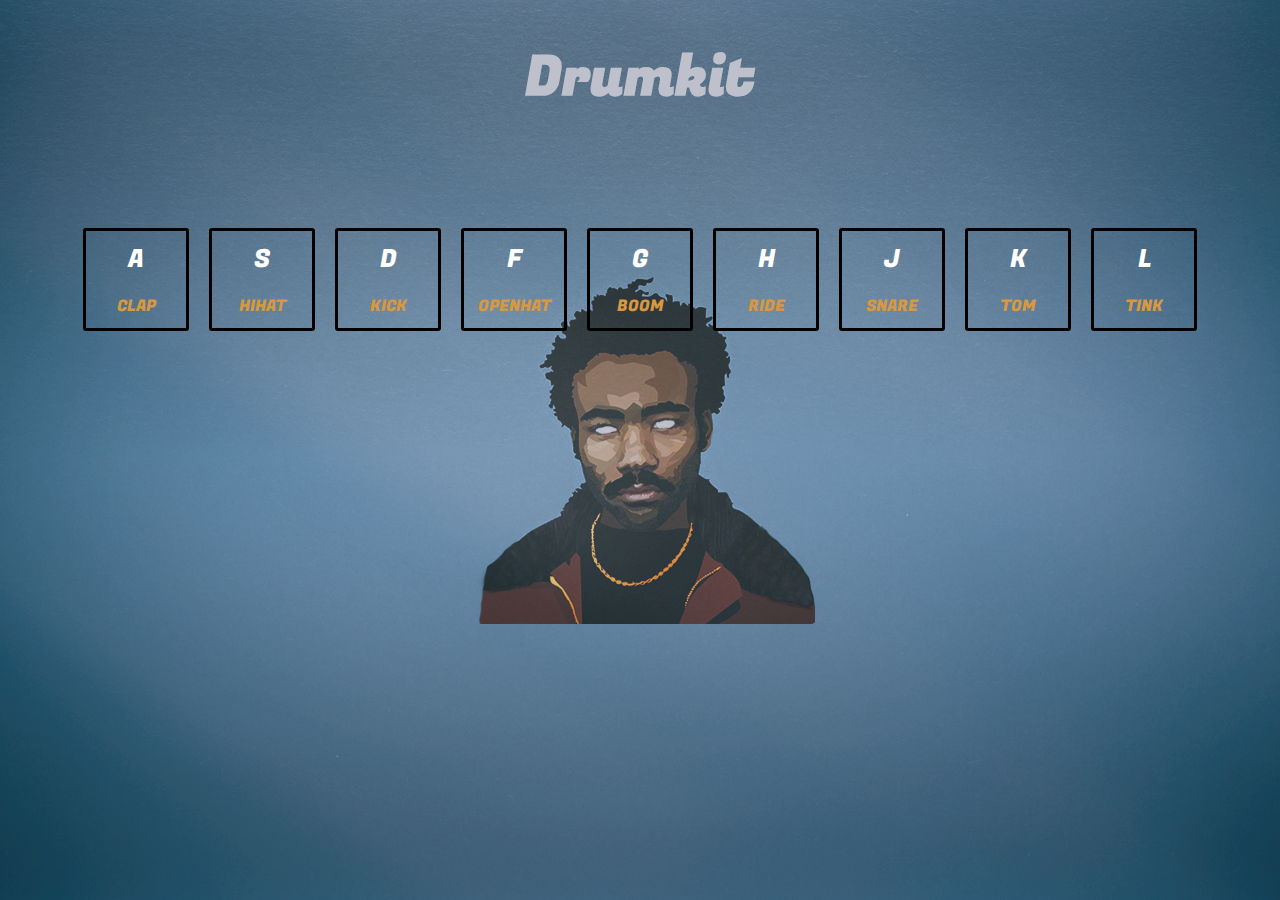
<file: adam/01/index.html>
<!DOCTYPE html>
<html lang="en">
    <head>
        <meta charset="utf-8">
        <meta name="viewport" content="width=device-width, initial-scale=1, maximum-scale=1, user-scalable=no">
        <link href="https://fonts.googleapis.com/css?family=Fugaz+One" rel="stylesheet">
        <link rel="stylesheet" type="text/css" href="style.css">
        <title>Adam Faraj | Drumkit</title>
    </head>
    <body>
        <!-- Title -->
        <h1 class="title">Drumkit</h1>
        <!-- Buttons -->
        <div class="buttons">
            <div class="button clap">
                <p class="button__key">A</p>
                <p class="button__sound">CLAP</p>
            </div>
            <div class="button hihat">
                <p class="button__key">S</p>
                <p class="button__sound">HIHAT</p>
            </div>
            <div class="button kick">
                <p class="button__key">D</p>
                <p class="button__sound">KICK</p>
            </div>
            <div class="button openhat">
                <p class="button__key">F</p>
                <p class="button__sound">OPENHAT</p>
            </div>
            <div class="button boom">
                <p class="button__key">G</p>
                <p class="button__sound">BOOM</p>
            </div>
            <div class="button ride">
                <p class="button__key">H</p>
                <p class="button__sound">RIDE</p>
            </div>
            <div class="button snare">
                <p class="button__key">J</p>
                <p class="button__sound">SNARE</p>
            </div>
            <div class="button tom">
                <p class="button__key">K</p>
                <p class="button__sound">TOM</p>
            </div>
            <div class="button tink">
                <p class="button__key">L</p>
                <p class="button__sound">TINK</p>
            </div>
        </div>
        <script src="main.js"></script>
    </body>
</html>
</file>
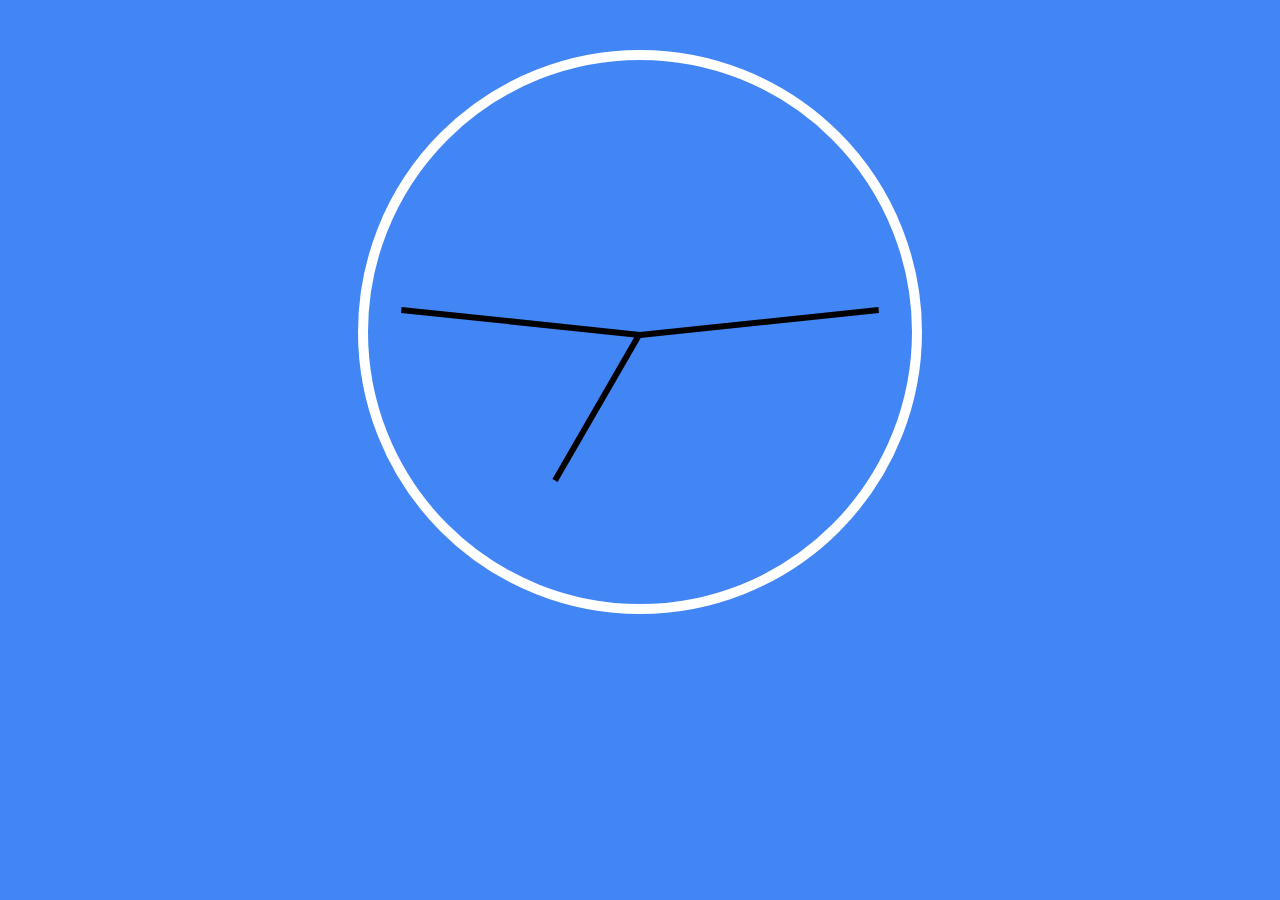
<file: adam/02/index.html>
<!DOCTYPE html>
    <head>
        <meta charset="utf-8">
        <meta http-equiv="X-UA-Compatible" content="IE=edge">
        <title>JS Clock</title>
        <meta name="description" content="">
        <meta name="viewport" content="width=device-width, initial-scale=1">
        <link rel="stylesheet" href="style.css">
    </head>
    <body>
        <div class="app">
            <div class="clock">
                <div class="hand hour-hand"></div>
                <div class="hand min-hand"></div>
                <div class="hand sec-hand"></div>
            </div>
        </div>
        <script src="main.js"></script>
    </body>
</html>
</file>
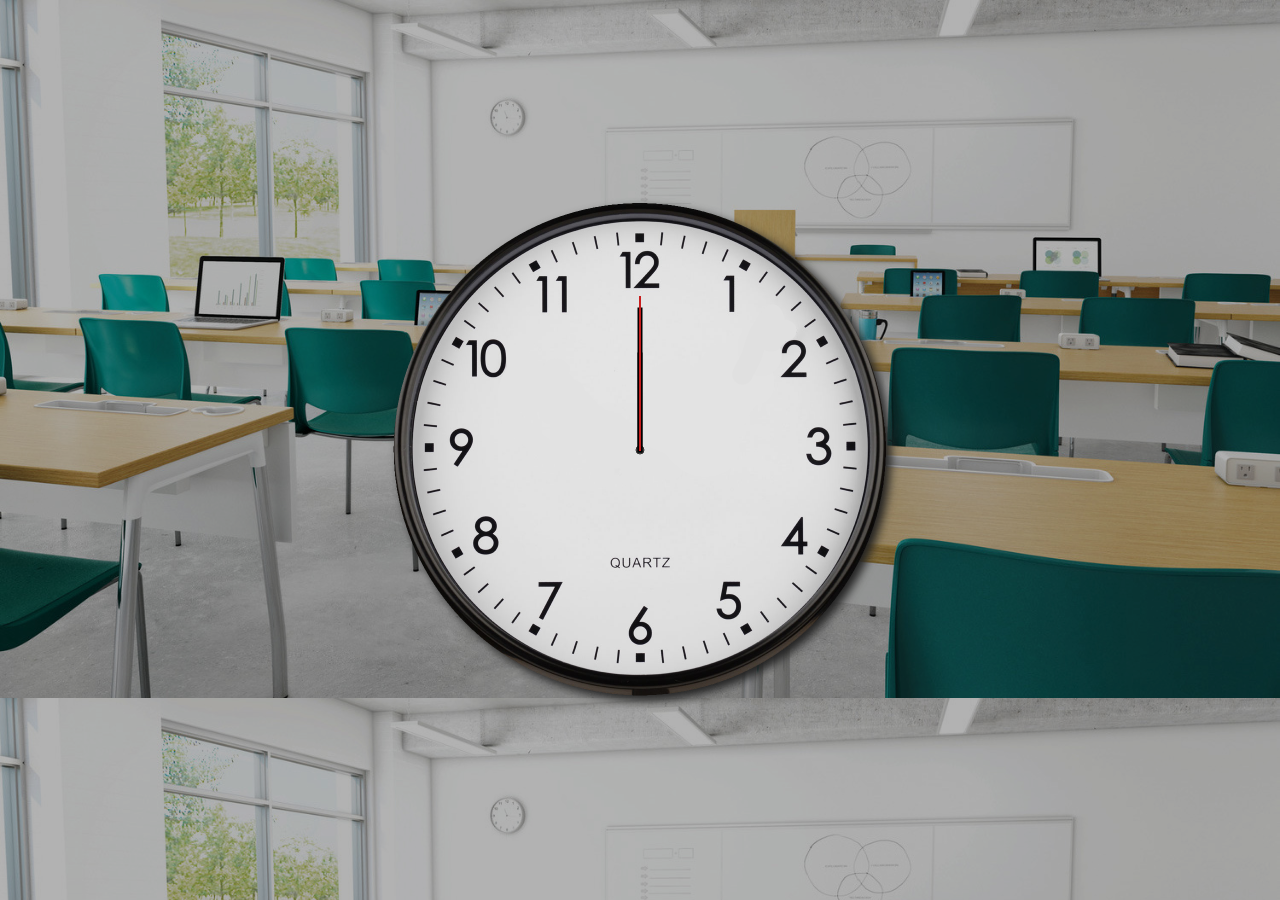
<file: fitz/02/index.html>
<!DOCTYPE html>
<html lang="en">

	<head>
		<title>Document</title>
		<link rel="stylesheet" type="text/css" href="css/main.css">
	</head>

	<body class="app">
		
		<div class="clock">

			<div class="clock__hour-hand"></div>
			<div class="clock__minute-hand"></div>
			<div class="clock__second-hand"></div>

		</div>

		<script src="js/main.js"></script>
	</body>

</html>
</file>
<file: adam/01/style.css>
html{
    height:100%;
}
body{
    background-image: url('images/main.jpg');
    font-family: 'Fugaz One', cursive;
    background-position: center;
    background-repeat: no-repeat;
   }
.title{
    text-align: center;
    font-size: 55px;
    color: #bec1cb;
}
.buttons{
    display: flex;
    justify-content: center;
    align-items: center;
    margin-top: 100px;
}
.button{
    display: flex;
    flex-direction: column;
    align-items: center;
    border: 3px solid black;
    border-radius: 3px;
    width: 80px;
    padding: 10px;
    margin: 10px;
}
.button__key{
    font-size: 25px;
    color: white;
    margin: 0;
}
.button__sound{
    color: #d79841;;
    margin-bottom: 0;
}
.button--active{
    display: flex;
    flex-direction: column;
    align-items: center;
    width: 80px;
    padding: 10px;
    margin: 10px;
    border: 3px solid #f3f341;
    border-radius: 3px;
    transform: scale(1.1);
    transition: all 0.3s;
}
</file>
<file: adam/02/style.css>
html, body{
    margin: 0;
    padding: 0;
    background-color: #4286f5;
}
.app{
    width: 30rem;
    height: 30rem;
    border: 10px solid white;
    border-radius: 50%;
    margin: 50px auto;
    position: relative;
    padding: 2rem;
}
.clock{
    position: relative;
    width: 100%;
    height: 100%;
}
.hand{
    position: absolute;
    background-color: black;
    transform: rotate(90deg);
    transform-origin: 100%;
    height: 6px;
    width: 50%;
    top: 50%;
    transition: all 0.05s;
    transition-timing-function: cubic-bezier(0.23, 1.9, 0.58, 1);
}
.hour-hand{
    width:35%;
    margin-left: 71px;
}
</file>
<file: fitz/02/css/main.css>
.app {
	background: url("../img/classroom.jpg");
	background-size: cover;
}

.app::before {
	content: "";
	position: absolute;
	top: 0;
	right: 0;
	bottom: 0;
	left: 0;
	background: rgba(0,0,0,.3);
	z-index: -1;
}

.clock {
	position: absolute;
	top: 50%;
	left: 50%;
	transform: translate(-50%,-50%);
	height: 500px;
	width: 500px;
	background: url("../img/clock.png");
	background-size: cover;
	filter: drop-shadow(5px 5px 5px #222);
}

.clock::before {
	content: "";
	height: 7px;
	width: 7px;
	border-radius: 50%;
	position: absolute;
	top: 50%;
	left: 50%;
	transform: translate(-50%,-50%);
	background: #555;
	display: block;
	border: 1px solid #333;
}

.clock__hour-hand,
.clock__minute-hand,
.clock__second-hand {
	position: absolute;
	top: 50%;
	left: 50%;
	height: 5px;
	background: black;
	transform: rotate(-90deg);
	transform-origin: 0%;
}

.clock__hour-hand {
	width: 20%;
}

.clock__minute-hand {
	width: 29%;
}

.clock__second-hand {
	width: 31%;
	background: #c71e1e;
	height: 2px;
}
</file>
